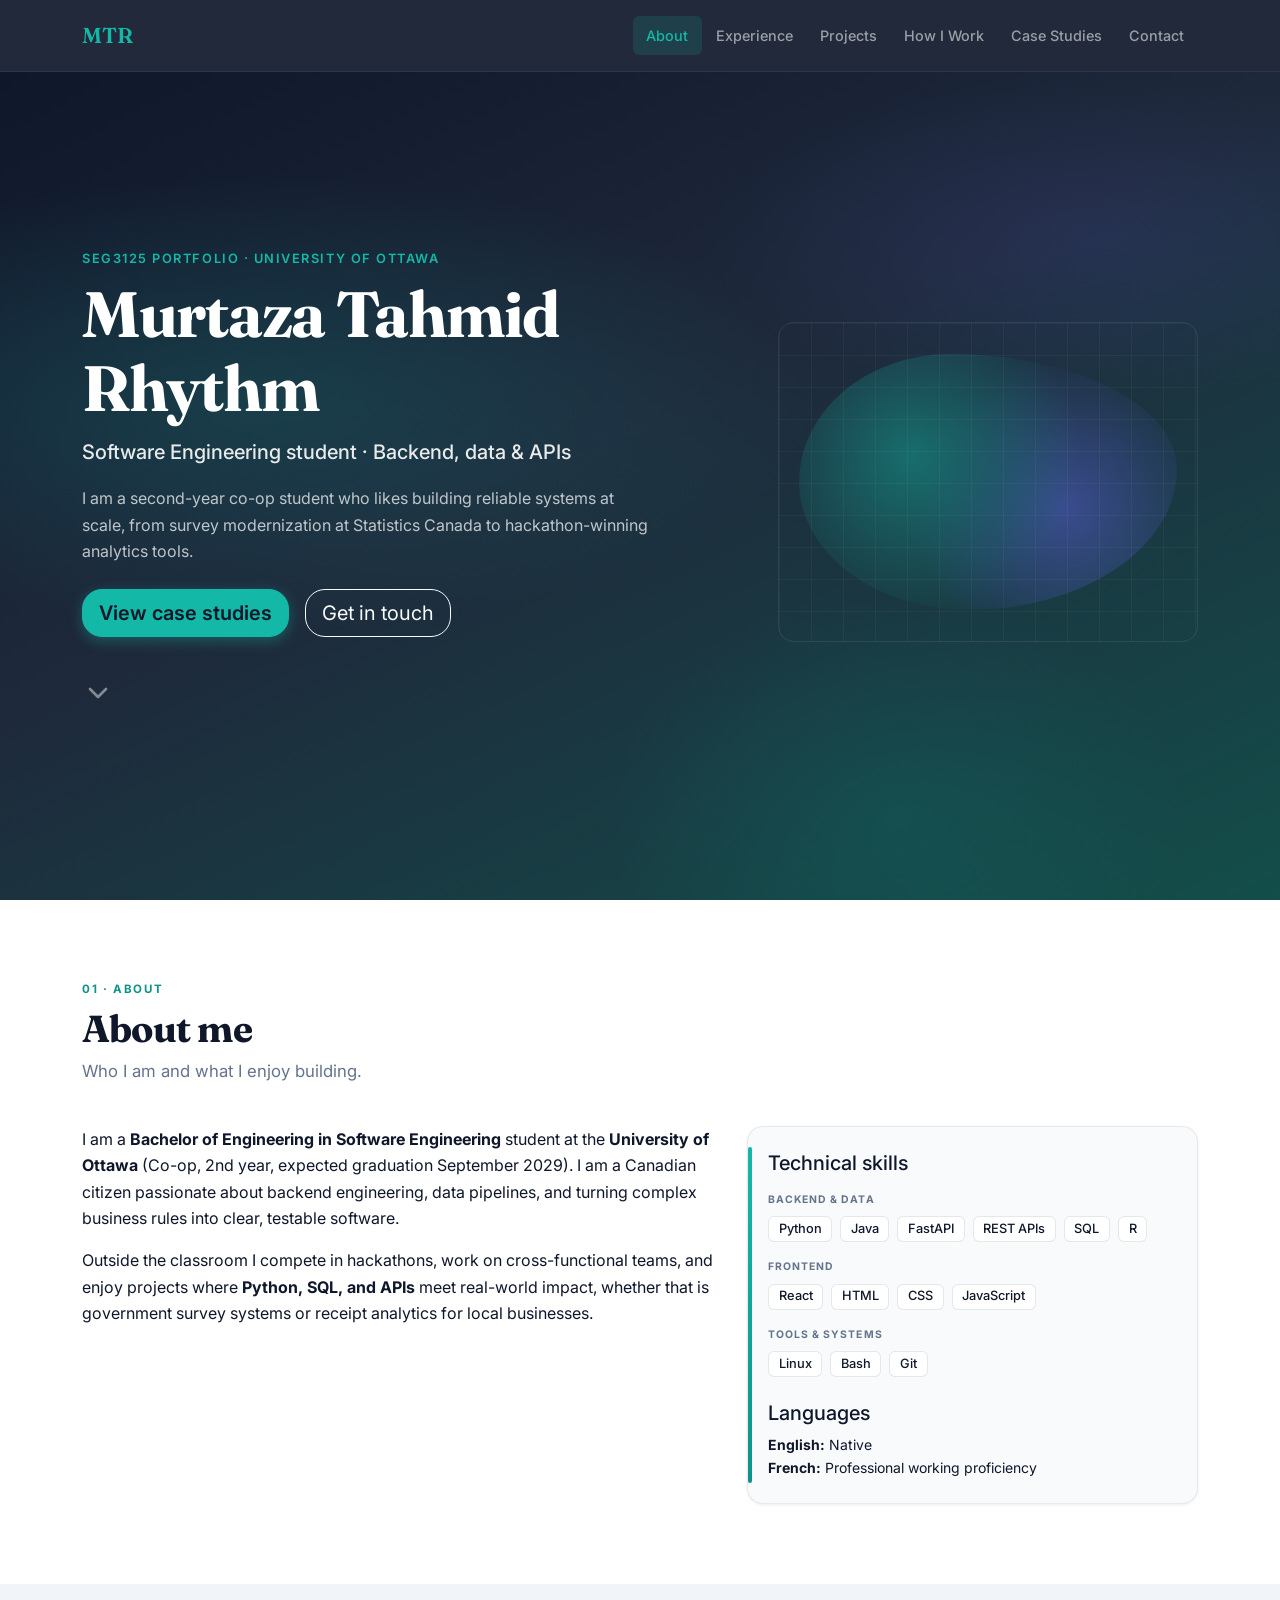
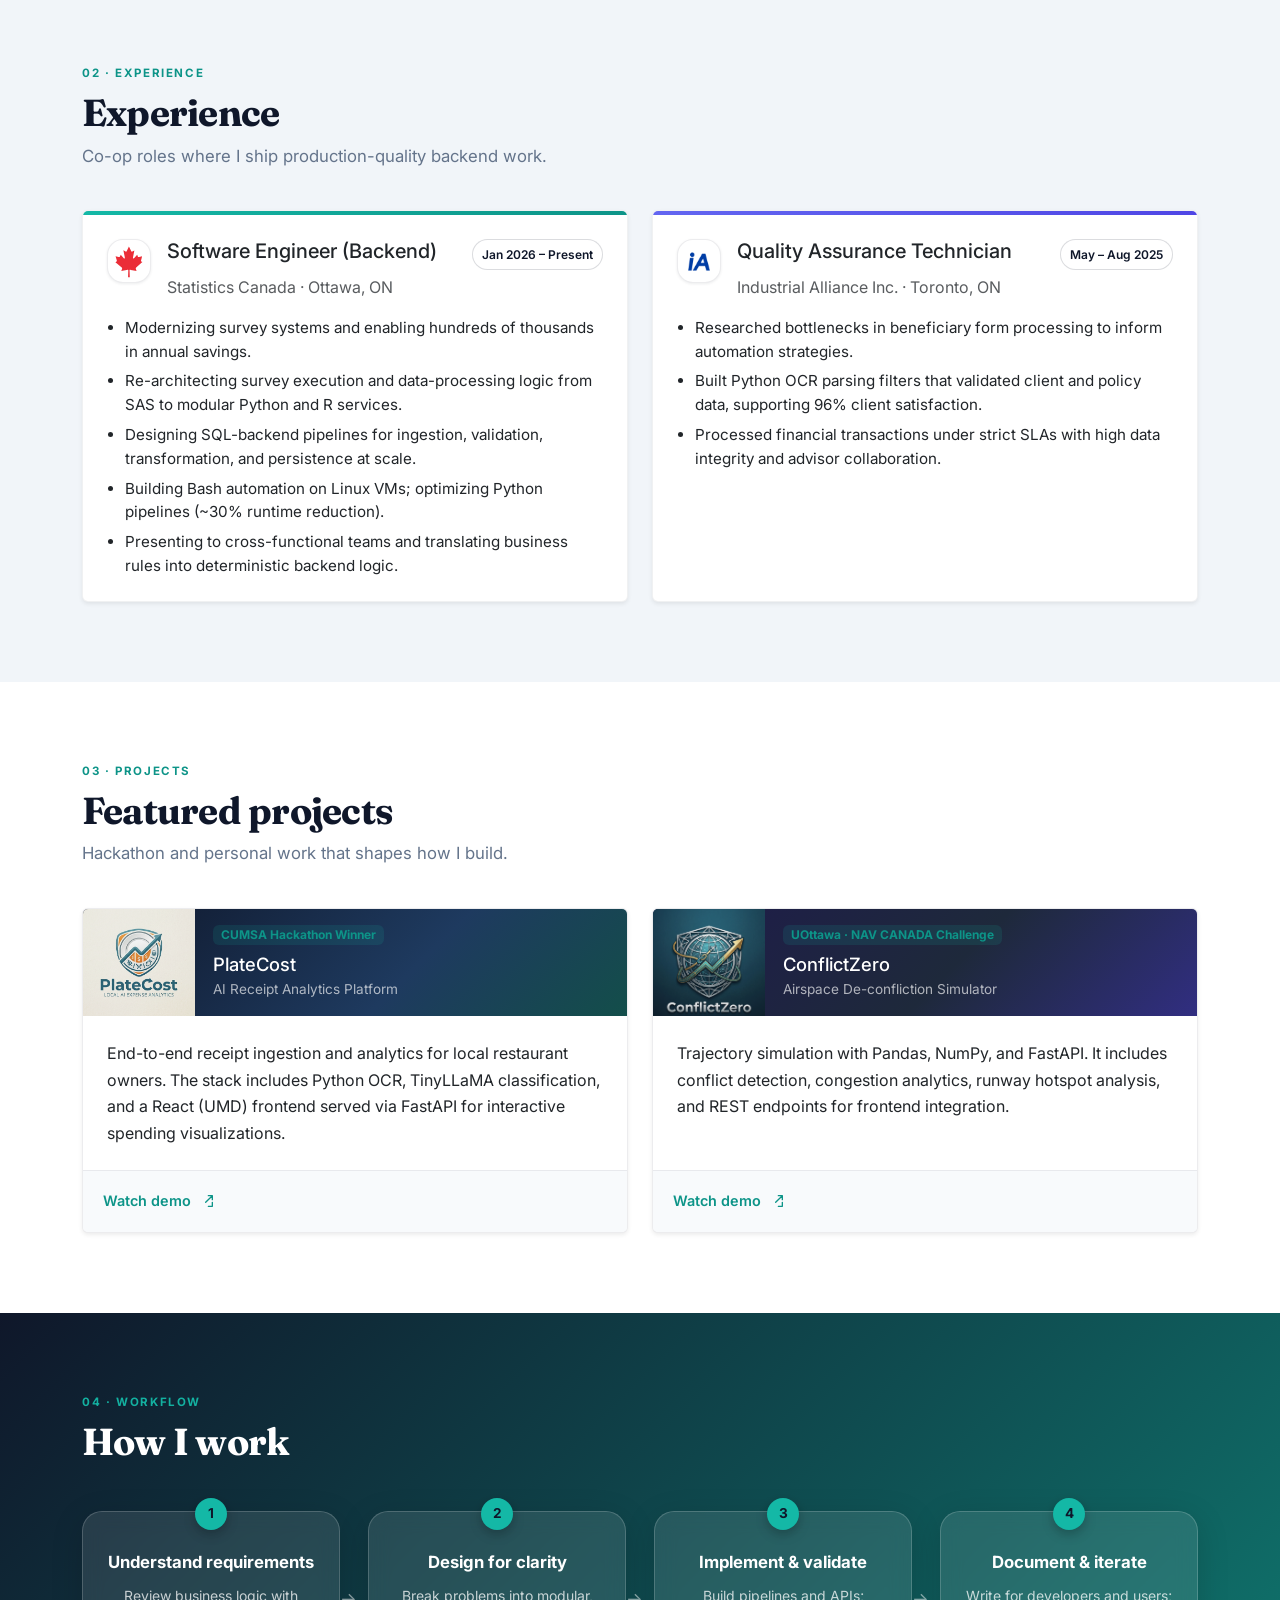
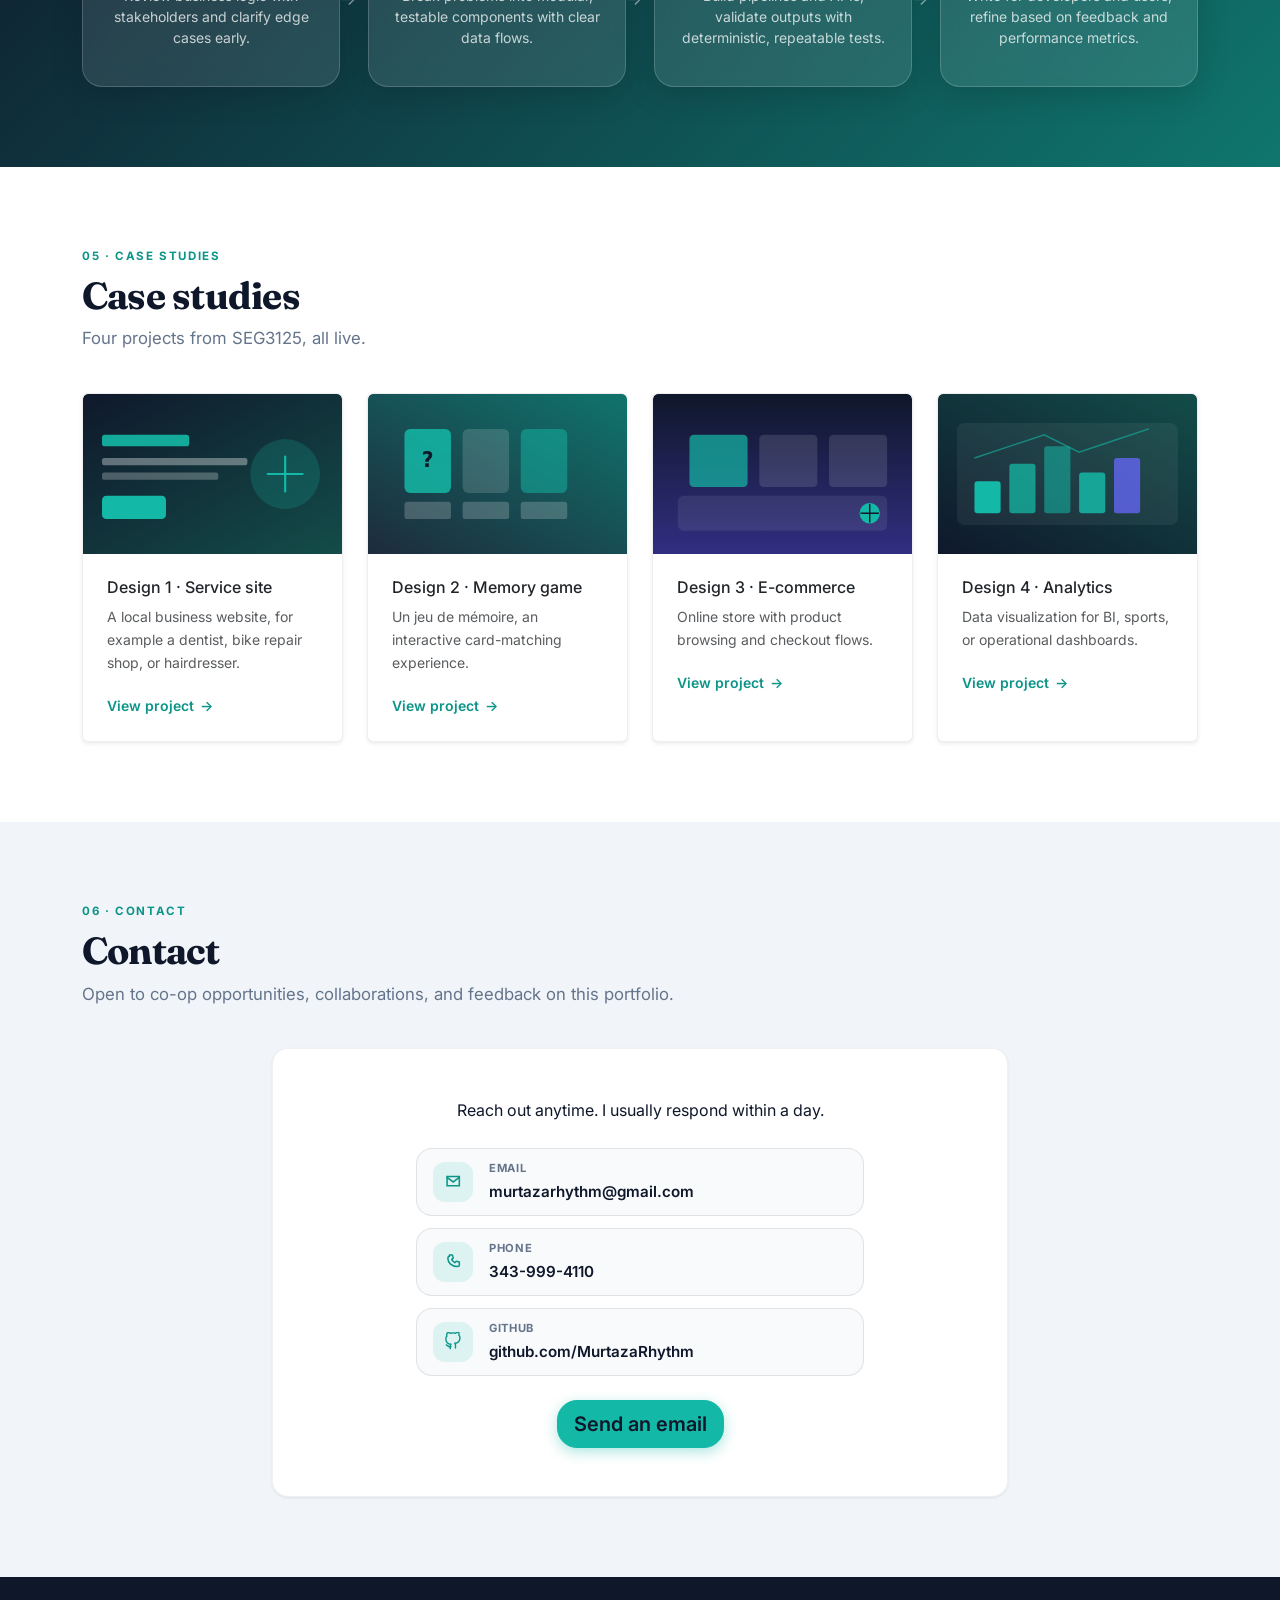
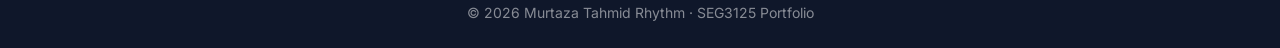
<file: index.html>
﻿<!DOCTYPE html>
<html lang="en">
<head>
  <meta charset="UTF-8">
  <meta name="viewport" content="width=device-width, initial-scale=1.0">
  <meta name="description" content="Portfolio of Murtaza Tahmid Rhythm, Software Engineering student at University of Ottawa.">
  <meta name="theme-color" content="#0f172a">
  <link rel="icon" type="image/svg+xml" href="data:image/svg+xml,%3Csvg xmlns=%27http://www.w3.org/2000/svg%27 viewBox=%270 0 64 64%27%3E%3Crect width=%2764%27 height=%2764%27 rx=%2712%27 fill=%27%230f172a%27/%3E%3Ctext x=%2732%27 y=%2740%27 text-anchor=%27middle%27 font-family=%27Inter,Arial,sans-serif%27 font-size=%2722%27 font-weight=%27700%27 fill=%27%2314b8a6%27%3EMTR%3C/text%3E%3C/svg%3E">
  <title>Murtaza Tahmid Rhythm | Portfolio</title>
  <link rel="preconnect" href="https://fonts.googleapis.com">
  <link rel="preconnect" href="https://fonts.gstatic.com" crossorigin>
  <link href="https://fonts.googleapis.com/css2?family=Fraunces:opsz,wght@9..144,500;9..144,700&family=Inter:wght@400;500;600;700&display=swap" rel="stylesheet">
  <link href="https://cdn.jsdelivr.net/npm/bootstrap@5.3.3/dist/css/bootstrap.min.css" rel="stylesheet" integrity="sha384-QWTKZyjpPEjISv5WaRU9OFeRpok6YctnYmDr5pNlyT2bRjXh0JMhjY6hW+ALEwIH" crossorigin="anonymous">
  <link rel="stylesheet" href="css/styles.css">
</head>
<body>
  <a class="skip-link" href="#main-content">Skip to main content</a>

  <header class="site-header">
    <nav class="navbar navbar-expand-lg navbar-dark fixed-top" aria-label="Primary">
      <div class="container">
        <a class="navbar-brand fw-semibold" href="#hero">MTR</a>
        <button class="navbar-toggler" type="button" data-bs-toggle="collapse" data-bs-target="#navbarNav" aria-controls="navbarNav" aria-expanded="false" aria-label="Toggle navigation">
          <span class="navbar-toggler-icon"></span>
        </button>
        <div class="collapse navbar-collapse" id="navbarNav">
          <ul class="navbar-nav ms-auto">
            <li class="nav-item"><a class="nav-link" href="#about" data-nav>About</a></li>
            <li class="nav-item"><a class="nav-link" href="#experience" data-nav>Experience</a></li>
            <li class="nav-item"><a class="nav-link" href="#projects" data-nav>Projects</a></li>
            <li class="nav-item"><a class="nav-link" href="#how-i-work" data-nav>How I Work</a></li>
            <li class="nav-item"><a class="nav-link" href="#case-studies" data-nav>Case Studies</a></li>
            <li class="nav-item"><a class="nav-link" href="#contact" data-nav>Contact</a></li>
          </ul>
        </div>
      </div>
    </nav>
  </header>

  <main id="main-content">
    <section id="hero" class="hero-section" aria-labelledby="hero-heading">
      <div class="hero-mesh" aria-hidden="true"></div>
      <div class="container">
        <div class="row align-items-center g-5">
          <div class="col-lg-7">
            <p class="hero-eyebrow mb-2">SEG3125 Portfolio · University of Ottawa</p>
            <h1 id="hero-heading" class="hero-title display-font">Murtaza Tahmid Rhythm</h1>
            <p class="hero-tagline lead">Software Engineering student · Backend, data &amp; APIs</p>
            <p class="hero-intro text-secondary-light mb-4">I am a second-year co-op student who likes building reliable systems at scale, from survey modernization at Statistics Canada to hackathon-winning analytics tools.</p>
            <div class="d-flex flex-wrap gap-3">
              <a href="#case-studies" class="btn btn-accent btn-lg">View case studies</a>
              <a href="#contact" class="btn btn-outline-light btn-lg">Get in touch</a>
            </div>
            <a href="#about" class="hero-scroll-cue" aria-label="Scroll to About section">
              <svg viewBox="0 0 24 24" fill="none" aria-hidden="true"><path d="M6 9l6 6 6-6" stroke="currentColor" stroke-width="2" stroke-linecap="round" stroke-linejoin="round"/></svg>
            </a>
          </div>
          <div class="col-lg-5">
            <div class="hero-visual" aria-hidden="true"><div class="hero-blob"></div><div class="hero-grid"></div></div>
          </div>
        </div>
      </div>
    </section>

    <section id="about" class="section section-light" aria-labelledby="about-heading">
      <div class="container">
        <div class="section-header reveal-ready">
          <p class="section-eyebrow">01 · About</p>
          <h2 id="about-heading" class="section-title display-font">About me</h2>
          <p class="section-lead">Who I am and what I enjoy building.</p>
        </div>
        <div class="row g-4 align-items-start">
          <div class="col-lg-7">
            <p class="prose-intro">I am a <strong>Bachelor of Engineering in Software Engineering</strong> student at the <strong>University of Ottawa</strong> (Co-op, 2nd year, expected graduation September 2029). I am a Canadian citizen passionate about backend engineering, data pipelines, and turning complex business rules into clear, testable software.</p>
            <p class="mb-0 prose-intro">Outside the classroom I compete in hackathons, work on cross-functional teams, and enjoy projects where <strong>Python, SQL, and APIs</strong> meet real-world impact, whether that is government survey systems or receipt analytics for local businesses.</p>
          </div>
          <div class="col-lg-5">
            <div class="about-card p-4 rounded-4 reveal-card">
              <h3 class="h5 mb-3">Technical skills</h3>
              <p class="skill-group-label">Backend & Data</p>
              <div class="d-flex flex-wrap gap-2 mb-3"><span class="badge skill-badge">Python</span><span class="badge skill-badge">Java</span><span class="badge skill-badge">FastAPI</span><span class="badge skill-badge">REST APIs</span><span class="badge skill-badge">SQL</span><span class="badge skill-badge">R</span></div>
              <p class="skill-group-label">Frontend</p>
              <div class="d-flex flex-wrap gap-2 mb-3"><span class="badge skill-badge">React</span><span class="badge skill-badge">HTML</span><span class="badge skill-badge">CSS</span><span class="badge skill-badge">JavaScript</span></div>
              <p class="skill-group-label">Tools & Systems</p>
              <div class="d-flex flex-wrap gap-2 mb-4"><span class="badge skill-badge">Linux</span><span class="badge skill-badge">Bash</span><span class="badge skill-badge">Git</span></div>
              <h3 class="h5 mb-2">Languages</h3>
              <ul class="list-unstyled mb-0 small"><li><strong>English:</strong> Native</li><li><strong>French:</strong> Professional working proficiency</li></ul>
            </div>
          </div>
        </div>
      </div>
    </section>

    <section id="experience" class="section section-muted" aria-labelledby="experience-heading">
      <div class="container">
        <div class="section-header reveal-ready"><p class="section-eyebrow">02 · Experience</p><h2 id="experience-heading" class="section-title display-font">Experience</h2><p class="section-lead">Co-op roles where I ship production-quality backend work.</p></div>
        <div class="row g-4">
          <div class="col-md-6"><article class="card experience-card h-100 border-0 shadow-sm reveal-card"><div class="experience-card-stripe experience-card-stripe--teal"></div><div class="card-body p-4"><div class="experience-card-head mb-3"><div class="experience-avatar"><img src="assets/statcan-logo.svg" alt="" width="44" height="44" class="experience-avatar-img"></div><div class="flex-grow-1"><div class="d-flex justify-content-between align-items-start flex-wrap gap-2 mb-1"><h3 class="h5 card-title mb-0">Software Engineer (Backend)</h3><span class="date-pill">Jan 2026 – Present</span></div><p class="text-muted mb-0">Statistics Canada · Ottawa, ON</p></div></div><ul class="experience-bullets"><li>Modernizing survey systems and enabling hundreds of thousands in annual savings.</li><li>Re-architecting survey execution and data-processing logic from SAS to modular Python and R services.</li><li>Designing SQL-backend pipelines for ingestion, validation, transformation, and persistence at scale.</li><li>Building Bash automation on Linux VMs; optimizing Python pipelines (~30% runtime reduction).</li><li>Presenting to cross-functional teams and translating business rules into deterministic backend logic.</li></ul></div></article></div>
          <div class="col-md-6"><article class="card experience-card h-100 border-0 shadow-sm reveal-card"><div class="experience-card-stripe experience-card-stripe--indigo"></div><div class="card-body p-4"><div class="experience-card-head mb-3"><div class="experience-avatar"><img src="assets/ia-logo.png" alt="" width="44" height="44" class="experience-avatar-img"></div><div class="flex-grow-1"><div class="d-flex justify-content-between align-items-start flex-wrap gap-2 mb-1"><h3 class="h5 card-title mb-0">Quality Assurance Technician</h3><span class="date-pill">May – Aug 2025</span></div><p class="text-muted mb-0">Industrial Alliance Inc. · Toronto, ON</p></div></div><ul class="experience-bullets"><li>Researched bottlenecks in beneficiary form processing to inform automation strategies.</li><li>Built Python OCR parsing filters that validated client and policy data, supporting 96% client satisfaction.</li><li>Processed financial transactions under strict SLAs with high data integrity and advisor collaboration.</li></ul></div></article></div>
        </div>
      </div>
    </section>

    <section id="projects" class="section section-light" aria-labelledby="projects-heading">
      <div class="container">
        <div class="section-header reveal-ready"><p class="section-eyebrow">03 · Projects</p><h2 id="projects-heading" class="section-title display-font">Featured projects</h2><p class="section-lead">Hackathon and personal work that shapes how I build.</p></div>
        <div class="row g-4">
          <div class="col-md-6"><article class="card project-card h-100 border-0 shadow-sm reveal-card"><div class="project-card-header"><img src="assets\plateCost.png" class="project-card-header-thumb" alt="" aria-hidden="true"><div class="project-card-header-body"><span class="badge bg-accent-subtle text-accent mb-2">CUMSA Hackathon Winner</span><h3 class="h5 card-title">PlateCost</h3><p class="text-muted mb-0">AI Receipt Analytics Platform</p></div></div><div class="card-body p-4"><p class="mb-0">End-to-end receipt ingestion and analytics for local restaurant owners. The stack includes Python OCR, TinyLLaMA classification, and a React (UMD) frontend served via FastAPI for interactive spending visualizations.</p></div><div class="project-card-footer"><a href="https://www.linkedin.com/posts/murtaza-tahmid-rhythm-6706642a3_hackathon-carleton-aiprojects-ugcPost-7423894973349011456-GOyx/" class="demo-link" target="_blank" rel="noopener noreferrer">Watch demo <svg viewBox="0 0 24 24" width="16" height="16" fill="none" aria-hidden="true"><path d="M14 4h6v6M10 14L20 4M20 14v6h-6" stroke="currentColor" stroke-width="2" stroke-linecap="round" stroke-linejoin="round"/></svg></a></div></article></div>
          <div class="col-md-6"><article class="card project-card h-100 border-0 shadow-sm reveal-card"><div class="project-card-header project-card-header--air"><img src="assets\ConflictZero.png" class="project-card-header-thumb" alt="" aria-hidden="true"><div class="project-card-header-body"><span class="badge bg-accent-subtle text-accent mb-2">UOttawa · NAV CANADA Challenge</span><h3 class="h5 card-title">ConflictZero</h3><p class="text-muted mb-0">Airspace De-confliction Simulator</p></div></div><div class="card-body p-4"><p class="mb-0">Trajectory simulation with Pandas, NumPy, and FastAPI. It includes conflict detection, congestion analytics, runway hotspot analysis, and REST endpoints for frontend integration.</p></div><div class="project-card-footer"><a href="https://www.linkedin.com/posts/murtaza-tahmid-rhythm-6706642a3_uottahack-hackathon-navcanada-ugcPost-7418879579777396736-XaDW/" class="demo-link" target="_blank" rel="noopener noreferrer">Watch demo <svg viewBox="0 0 24 24" width="16" height="16" fill="none" aria-hidden="true"><path d="M14 4h6v6M10 14L20 4M20 14v6h-6" stroke="currentColor" stroke-width="2" stroke-linecap="round" stroke-linejoin="round"/></svg></a></div></article></div>
        </div>
      </div>
    </section>

    <section id="how-i-work" class="section section-accent" aria-labelledby="how-i-work-heading">
      <div class="container">
        <div class="section-header mb-4 mb-lg-5 reveal-ready"><p class="section-eyebrow">04 · Workflow</p><h2 id="how-i-work-heading" class="section-title display-font text-white mb-0">How I work</h2></div>
        <ol class="workflow-chart" aria-label="My workflow">
          <li class="workflow-step reveal-card"><div class="workflow-step-card"><span class="workflow-num" aria-hidden="true">1</span><strong>Understand requirements</strong><p>Review business logic with stakeholders and clarify edge cases early.</p></div></li>
          <li class="workflow-step reveal-card"><div class="workflow-step-card"><span class="workflow-num" aria-hidden="true">2</span><strong>Design for clarity</strong><p>Break problems into modular, testable components with clear data flows.</p></div></li>
          <li class="workflow-step reveal-card"><div class="workflow-step-card"><span class="workflow-num" aria-hidden="true">3</span><strong>Implement &amp; validate</strong><p>Build pipelines and APIs; validate outputs with deterministic, repeatable tests.</p></div></li>
          <li class="workflow-step reveal-card"><div class="workflow-step-card"><span class="workflow-num" aria-hidden="true">4</span><strong>Document &amp; iterate</strong><p>Write for developers and users; refine based on feedback and performance metrics.</p></div></li>
        </ol>
      </div>
    </section>

    <section id="case-studies" class="section section-light" aria-labelledby="case-studies-heading">
      <div class="container">
        <div class="section-header reveal-ready"><p class="section-eyebrow">05 · Case Studies</p><h2 id="case-studies-heading" class="section-title display-font">Case studies</h2><p class="section-lead">Four projects from SEG3125, all live.</p></div>
        <div class="row g-4">
          <div class="col-md-6 col-lg-3"><a href="https://murtazarhythm.github.io/Assignment2SEG3125/" class="case-card-link" target="_blank" rel="noopener noreferrer" aria-label="Design 1 Service site case study, view project (opens in new tab)"><article class="card case-card h-100 border-0 shadow-sm reveal-card"><img src="assets/case-service.svg" class="card-img-top case-img" alt="Placeholder illustration for a local service business website" width="400" height="220"><div class="card-body p-4"><h3 class="h6 card-title">Design 1 · Service site</h3><p class="small text-muted mb-3">A local business website, for example a dentist, bike repair shop, or hairdresser.</p><div class="case-card-footer">View project <span aria-hidden="true">→</span></div></div></article></a></div>
          <div class="col-md-6 col-lg-3"><a href="https://murtazarhythm.github.io/Memory-Game/" class="case-card-link" target="_blank" rel="noopener noreferrer" aria-label="Design 2 Memory game case study, view project (opens in new tab)"><article class="card case-card h-100 border-0 shadow-sm reveal-card"><img src="assets/case-memory.svg" class="card-img-top case-img" alt="Placeholder illustration for a memory card game" width="400" height="220"><div class="card-body p-4"><h3 class="h6 card-title">Design 2 · Memory game</h3><p class="small text-muted mb-3">Un jeu de mémoire, an interactive card-matching experience.</p><div class="case-card-footer">View project <span aria-hidden="true">→</span></div></div></article></a></div>
          <div class="col-md-6 col-lg-3"><a href="https://murtazarhythm.github.io/E-commerce-Site/#/" class="case-card-link" target="_blank" rel="noopener noreferrer" aria-label="Design 3 E-commerce case study, view project (opens in new tab)"><article class="card case-card h-100 border-0 shadow-sm reveal-card"><img src="assets/case-ecommerce.svg" class="card-img-top case-img" alt="Placeholder illustration for an e-commerce storefront" width="400" height="220"><div class="card-body p-4"><h3 class="h6 card-title">Design 3 · E-commerce</h3><p class="small text-muted mb-3">Online store with product browsing and checkout flows.</p><div class="case-card-footer">View project <span aria-hidden="true">→</span></div></div></article></a></div>
          <div class="col-md-6 col-lg-3"><a href="https://murtazarhythm.github.io/SEG3125-Assignment-5/" class="case-card-link" target="_blank" rel="noopener noreferrer" aria-label="Design 4 Analytics case study, view project (opens in new tab)"><article class="card case-card h-100 border-0 shadow-sm reveal-card"><img src="assets/case-analytics.svg" class="card-img-top case-img" alt="Placeholder illustration for a data analytics dashboard" width="400" height="220"><div class="card-body p-4"><h3 class="h6 card-title">Design 4 · Analytics</h3><p class="small text-muted mb-3">Data visualization for BI, sports, or operational dashboards.</p><div class="case-card-footer">View project <span aria-hidden="true">→</span></div></div></article></a></div>
        </div>
      </div>
    </section>

    <section id="contact" class="section section-muted" aria-labelledby="contact-heading">
      <div class="container">
        <div class="section-header reveal-ready"><p class="section-eyebrow">06 · Contact</p><h2 id="contact-heading" class="section-title display-font">Contact</h2><p class="section-lead">Open to co-op opportunities, collaborations, and feedback on this portfolio.</p></div>
        <div class="row justify-content-center"><div class="col-lg-8"><div class="contact-card p-4 p-md-5 rounded-4 text-center reveal-card"><p class="mb-4">Reach out anytime. I usually respond within a day.</p><div class="contact-chips mb-4"><a class="contact-chip" href="mailto:murtazarhythm@gmail.com"><span class="contact-chip-icon" aria-hidden="true"><svg viewBox="0 0 24 24" fill="none"><path d="M4 6h16v12H4z" stroke="currentColor" stroke-width="2"/><path d="M4 7l8 6 8-6" stroke="currentColor" stroke-width="2" stroke-linecap="round"/></svg></span><span class="contact-chip-text"><span class="contact-chip-label">Email</span><span class="contact-chip-value">murtazarhythm@gmail.com</span></span></a><a class="contact-chip" href="tel:+13439994110"><span class="contact-chip-icon" aria-hidden="true"><svg viewBox="0 0 24 24" fill="none"><path d="M7 4h4l1 4-2 2a14 14 0 0 0 4 4l2-2 4 1v4c0 1-1 2-2 2C10 19 5 14 5 8c0-1 1-2 2-2z" stroke="currentColor" stroke-width="2" stroke-linejoin="round"/></svg></span><span class="contact-chip-text"><span class="contact-chip-label">Phone</span><span class="contact-chip-value">343-999-4110</span></span></a><a class="contact-chip" href="https://github.com/MurtazaRhythm" target="_blank" rel="noopener noreferrer"><span class="contact-chip-icon" aria-hidden="true"><svg viewBox="0 0 24 24" fill="none"><path d="M9 19c-4 1.5-4-2-6-2m12 4v-3.5a3.5 3.5 0 0 0-1-2.8c3.3-.4 6.8-1.6 6.8-7a5.4 5.4 0 0 0-1.5-3.8 5 5 0 0 0-.1-3.8s-1.2-.4-4 1.5a14 14 0 0 0-7.2 0C5.2.1 4 1.5 4 1.5a5 5 0 0 0-.1 3.8A5.4 5.4 0 0 0 2.4 9c0 5.4 3.5 6.6 6.8 7a3.5 3.5 0 0 0-1 2.8V22" stroke="currentColor" stroke-width="1.8" stroke-linecap="round" stroke-linejoin="round"/></svg></span><span class="contact-chip-text"><span class="contact-chip-label">GitHub</span><span class="contact-chip-value">github.com/MurtazaRhythm</span></span></a></div><a href="mailto:murtazarhythm@gmail.com" class="btn btn-accent btn-lg">Send an email</a></div></div></div>
      </div>
    </section>
  </main>

  <footer class="site-footer py-4">
    <div class="container text-center small text-muted"><p class="mb-0">&copy; <span id="year"></span> Murtaza Tahmid Rhythm · SEG3125 Portfolio</p></div>
  </footer>

  <script src="https://cdn.jsdelivr.net/npm/bootstrap@5.3.3/dist/js/bootstrap.bundle.min.js" integrity="sha384-YvpcrYf0tY3lHB60NNkmXc5s9fDVZLESaAA55NDzOxhy9GkcIdslK1eN7N6jIeHz" crossorigin="anonymous"></script>
  <script src="js/main.js"></script>
</body>
</html>
</file>
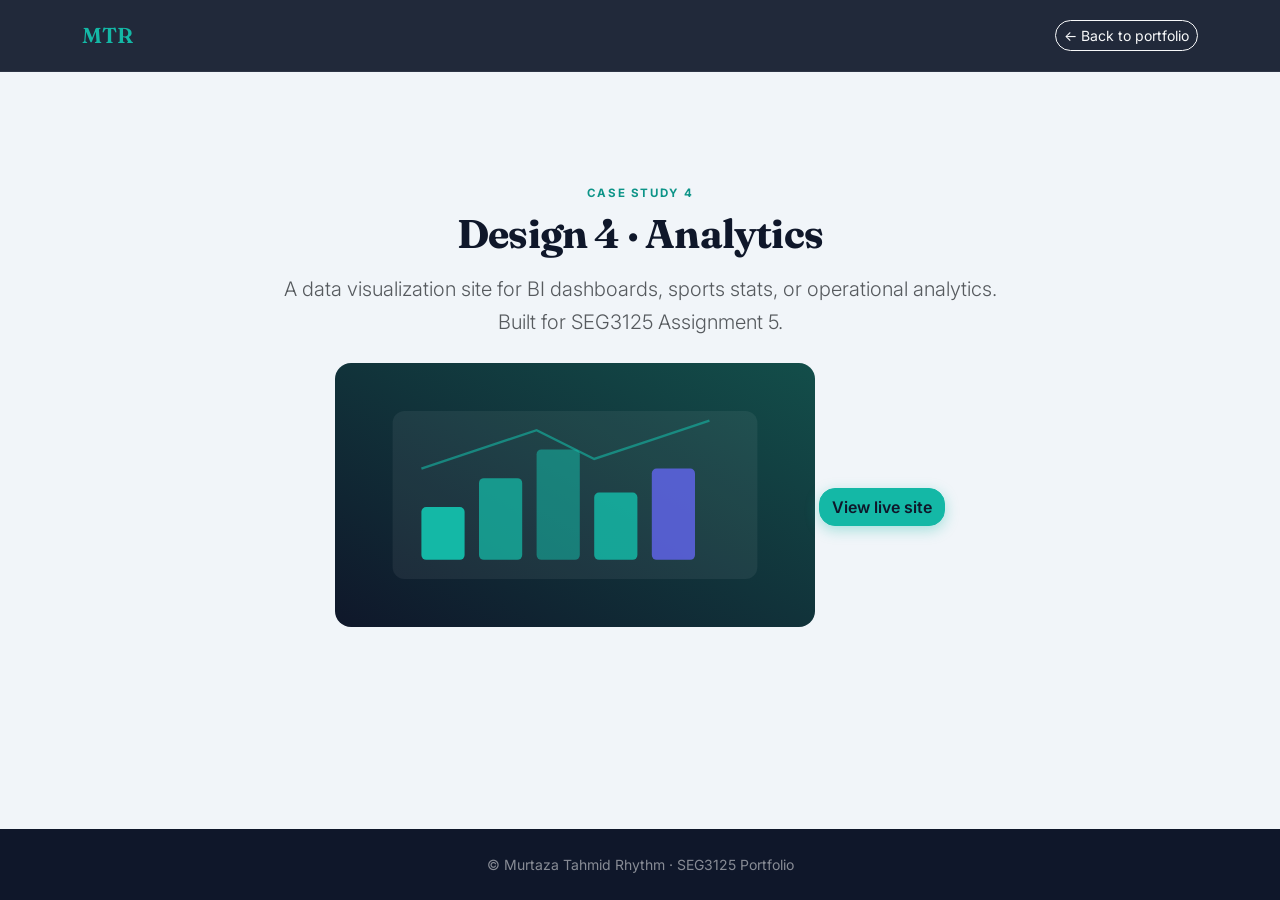
<file: case-studies/analytics.html>
<!DOCTYPE html>
<html lang="en">
<head>
  <meta charset="UTF-8">
  <meta name="viewport" content="width=device-width, initial-scale=1.0">
  <meta name="theme-color" content="#0f172a">
  <link rel="icon" type="image/svg+xml" href="data:image/svg+xml,%3Csvg xmlns=%27http://www.w3.org/2000/svg%27 viewBox=%270 0 64 64%27%3E%3Crect width=%2764%27 height=%2764%27 rx=%2712%27 fill=%27%230f172a%27/%3E%3Ctext x=%2732%27 y=%2740%27 text-anchor=%27middle%27 font-family=%27Inter,Arial,sans-serif%27 font-size=%2722%27 font-weight=%27700%27 fill=%27%2314b8a6%27%3EMTR%3C/text%3E%3C/svg%3E">
  <title>Design 4 · Analytics | Murtaza Tahmid Rhythm</title>
  <link rel="preconnect" href="https://fonts.googleapis.com">
  <link rel="preconnect" href="https://fonts.gstatic.com" crossorigin>
  <link href="https://fonts.googleapis.com/css2?family=Fraunces:opsz,wght@9..144,700&family=Inter:wght@400;600&display=swap" rel="stylesheet">
  <link href="https://cdn.jsdelivr.net/npm/bootstrap@5.3.3/dist/css/bootstrap.min.css" rel="stylesheet" integrity="sha384-QWTKZyjpPEjISv5WaRU9OFeRpok6YctnYmDr5pNlyT2bRjXh0JMhjY6hW+ALEwIH" crossorigin="anonymous">
  <link rel="stylesheet" href="../css/styles.css">
</head>
<body class="page-case-study">
  <header class="site-header">
    <nav class="navbar navbar-expand-lg navbar-dark" aria-label="Primary">
      <div class="container">
        <a class="navbar-brand fw-semibold" href="../index.html">MTR</a>
        <a href="../index.html#case-studies" class="btn btn-sm btn-outline-light ms-auto">← Back to portfolio</a>
      </div>
    </nav>
  </header>

  <main class="case-study-hero">
    <div class="container py-5">
      <div class="row justify-content-center">
        <div class="col-lg-8 text-center">
          <p class="section-eyebrow">Case Study 4</p>
          <h1 class="display-font mb-3">Design 4 · Analytics</h1>
          <p class="lead text-muted mb-4">
            A data visualization site for BI dashboards, sports stats, or operational analytics.
            Built for SEG3125 Assignment 5.
          </p>
          <img src="../assets/case-analytics.svg" alt="" class="img-fluid rounded-4 mb-4" width="480">
          <a href="https://murtazarhythm.github.io/SEG3125-Assignment-5/" class="btn btn-accent" target="_blank" rel="noopener noreferrer">View live site</a>
        </div>
      </div>
    </div>
  </main>

  <footer class="site-footer py-4 mt-auto">
    <div class="container text-center small">
      <p class="mb-0 text-muted">&copy; Murtaza Tahmid Rhythm · SEG3125 Portfolio</p>
    </div>
  </footer>
</body>
</html>
</file>
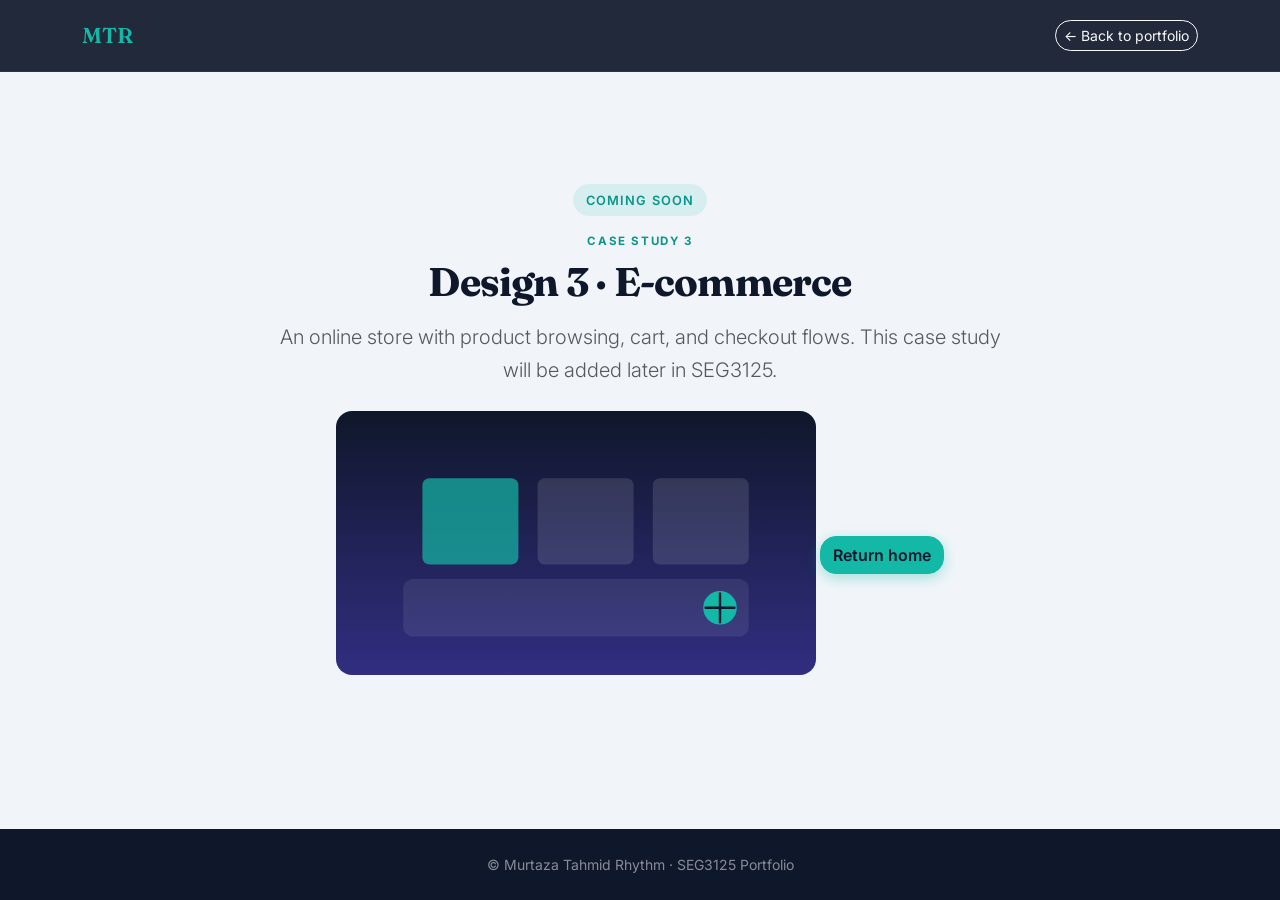
<file: case-studies/ecommerce.html>
<!DOCTYPE html>
<html lang="en">
<head>
  <meta charset="UTF-8">
  <meta name="viewport" content="width=device-width, initial-scale=1.0">
  <meta name="theme-color" content="#0f172a">
  <link rel="icon" type="image/svg+xml" href="data:image/svg+xml,%3Csvg xmlns=%27http://www.w3.org/2000/svg%27 viewBox=%270 0 64 64%27%3E%3Crect width=%2764%27 height=%2764%27 rx=%2712%27 fill=%27%230f172a%27/%3E%3Ctext x=%2732%27 y=%2740%27 text-anchor=%27middle%27 font-family=%27Inter,Arial,sans-serif%27 font-size=%2722%27 font-weight=%27700%27 fill=%27%2314b8a6%27%3EMTR%3C/text%3E%3C/svg%3E">
  <title>Design 3 · E-commerce | Murtaza Tahmid Rhythm</title>
  <link rel="preconnect" href="https://fonts.googleapis.com">
  <link rel="preconnect" href="https://fonts.gstatic.com" crossorigin>
  <link href="https://fonts.googleapis.com/css2?family=Fraunces:opsz,wght@9..144,700&family=Inter:wght@400;600&display=swap" rel="stylesheet">
  <link href="https://cdn.jsdelivr.net/npm/bootstrap@5.3.3/dist/css/bootstrap.min.css" rel="stylesheet" integrity="sha384-QWTKZyjpPEjISv5WaRU9OFeRpok6YctnYmDr5pNlyT2bRjXh0JMhjY6hW+ALEwIH" crossorigin="anonymous">
  <link rel="stylesheet" href="../css/styles.css">
</head>
<body class="page-case-study">
  <header class="site-header">
    <nav class="navbar navbar-expand-lg navbar-dark" aria-label="Primary">
      <div class="container">
        <a class="navbar-brand fw-semibold" href="../index.html">MTR</a>
        <a href="../index.html#case-studies" class="btn btn-sm btn-outline-light ms-auto">← Back to portfolio</a>
      </div>
    </nav>
  </header>

  <main class="case-study-hero">
    <div class="container py-5">
      <div class="row justify-content-center">
        <div class="col-lg-8 text-center">
          <span class="coming-soon-badge">Coming soon</span>
          <p class="section-eyebrow">Case Study 3</p>
          <h1 class="display-font mb-3">Design 3 · E-commerce</h1>
          <p class="lead text-muted mb-4">
            An online store with product browsing, cart, and checkout flows.
            This case study will be added later in SEG3125.
          </p>
          <img src="../assets/case-ecommerce.svg" alt="" class="img-fluid rounded-4 mb-4" width="480">
          <a href="../index.html" class="btn btn-accent">Return home</a>
        </div>
      </div>
    </div>
  </main>

  <footer class="site-footer py-4 mt-auto">
    <div class="container text-center small">
      <p class="mb-0 text-muted">&copy; Murtaza Tahmid Rhythm · SEG3125 Portfolio</p>
    </div>
  </footer>
</body>
</html>
</file>
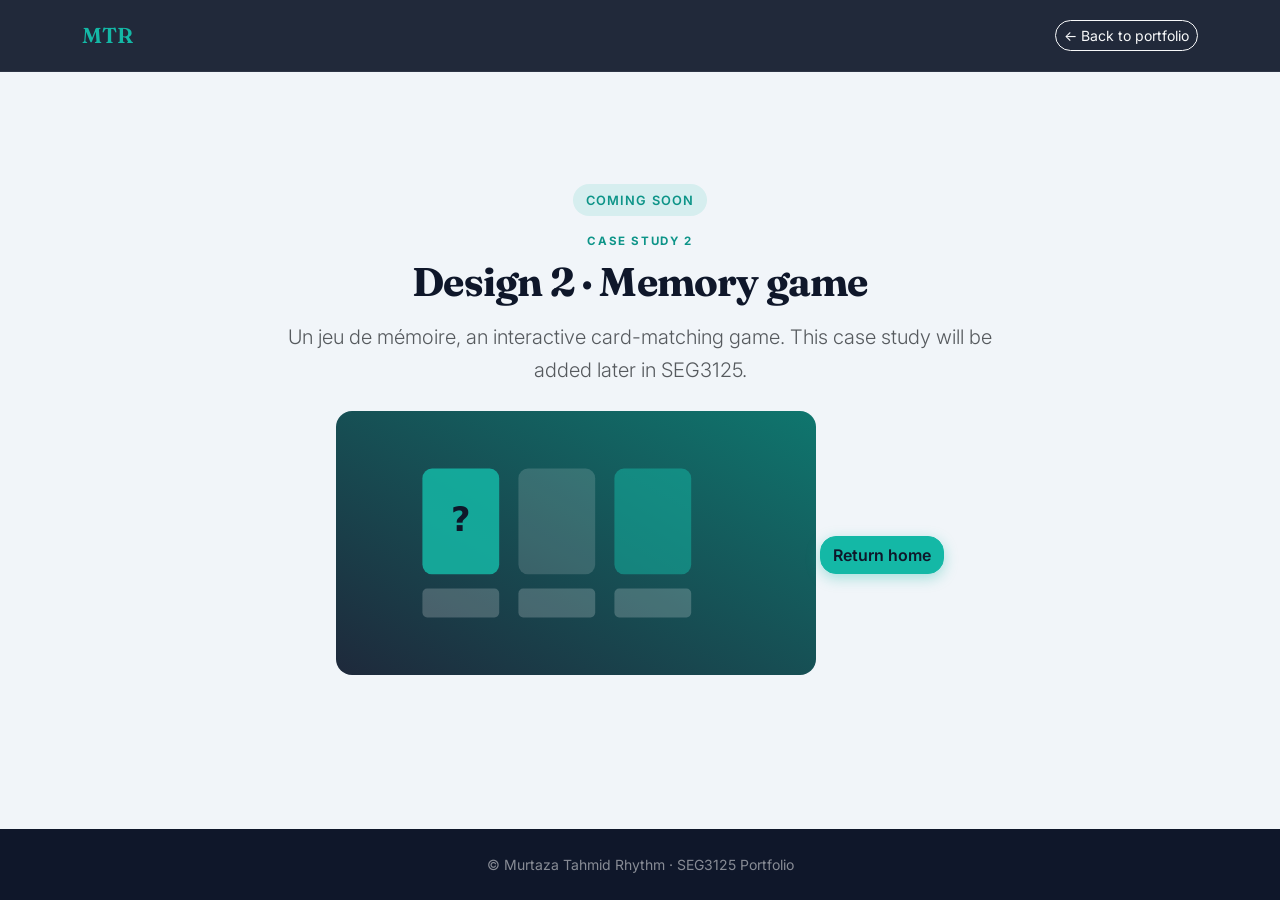
<file: case-studies/memory-game.html>
<!DOCTYPE html>
<html lang="en">
<head>
  <meta charset="UTF-8">
  <meta name="viewport" content="width=device-width, initial-scale=1.0">
  <meta name="theme-color" content="#0f172a">
  <link rel="icon" type="image/svg+xml" href="data:image/svg+xml,%3Csvg xmlns=%27http://www.w3.org/2000/svg%27 viewBox=%270 0 64 64%27%3E%3Crect width=%2764%27 height=%2764%27 rx=%2712%27 fill=%27%230f172a%27/%3E%3Ctext x=%2732%27 y=%2740%27 text-anchor=%27middle%27 font-family=%27Inter,Arial,sans-serif%27 font-size=%2722%27 font-weight=%27700%27 fill=%27%2314b8a6%27%3EMTR%3C/text%3E%3C/svg%3E">
  <title>Design 2 · Memory Game | Murtaza Tahmid Rhythm</title>
  <link rel="preconnect" href="https://fonts.googleapis.com">
  <link rel="preconnect" href="https://fonts.gstatic.com" crossorigin>
  <link href="https://fonts.googleapis.com/css2?family=Fraunces:opsz,wght@9..144,700&family=Inter:wght@400;600&display=swap" rel="stylesheet">
  <link href="https://cdn.jsdelivr.net/npm/bootstrap@5.3.3/dist/css/bootstrap.min.css" rel="stylesheet" integrity="sha384-QWTKZyjpPEjISv5WaRU9OFeRpok6YctnYmDr5pNlyT2bRjXh0JMhjY6hW+ALEwIH" crossorigin="anonymous">
  <link rel="stylesheet" href="../css/styles.css">
</head>
<body class="page-case-study">
  <header class="site-header">
    <nav class="navbar navbar-expand-lg navbar-dark" aria-label="Primary">
      <div class="container">
        <a class="navbar-brand fw-semibold" href="../index.html">MTR</a>
        <a href="../index.html#case-studies" class="btn btn-sm btn-outline-light ms-auto">← Back to portfolio</a>
      </div>
    </nav>
  </header>

  <main class="case-study-hero">
    <div class="container py-5">
      <div class="row justify-content-center">
        <div class="col-lg-8 text-center">
          <span class="coming-soon-badge">Coming soon</span>
          <p class="section-eyebrow">Case Study 2</p>
          <h1 class="display-font mb-3">Design 2 · Memory game</h1>
          <p class="lead text-muted mb-4">
            Un jeu de mémoire, an interactive card-matching game.
            This case study will be added later in SEG3125.
          </p>
          <img src="../assets/case-memory.svg" alt="" class="img-fluid rounded-4 mb-4" width="480">
          <a href="../index.html" class="btn btn-accent">Return home</a>
        </div>
      </div>
    </div>
  </main>

  <footer class="site-footer py-4 mt-auto">
    <div class="container text-center small">
      <p class="mb-0 text-muted">&copy; Murtaza Tahmid Rhythm · SEG3125 Portfolio</p>
    </div>
  </footer>
</body>
</html>
</file>
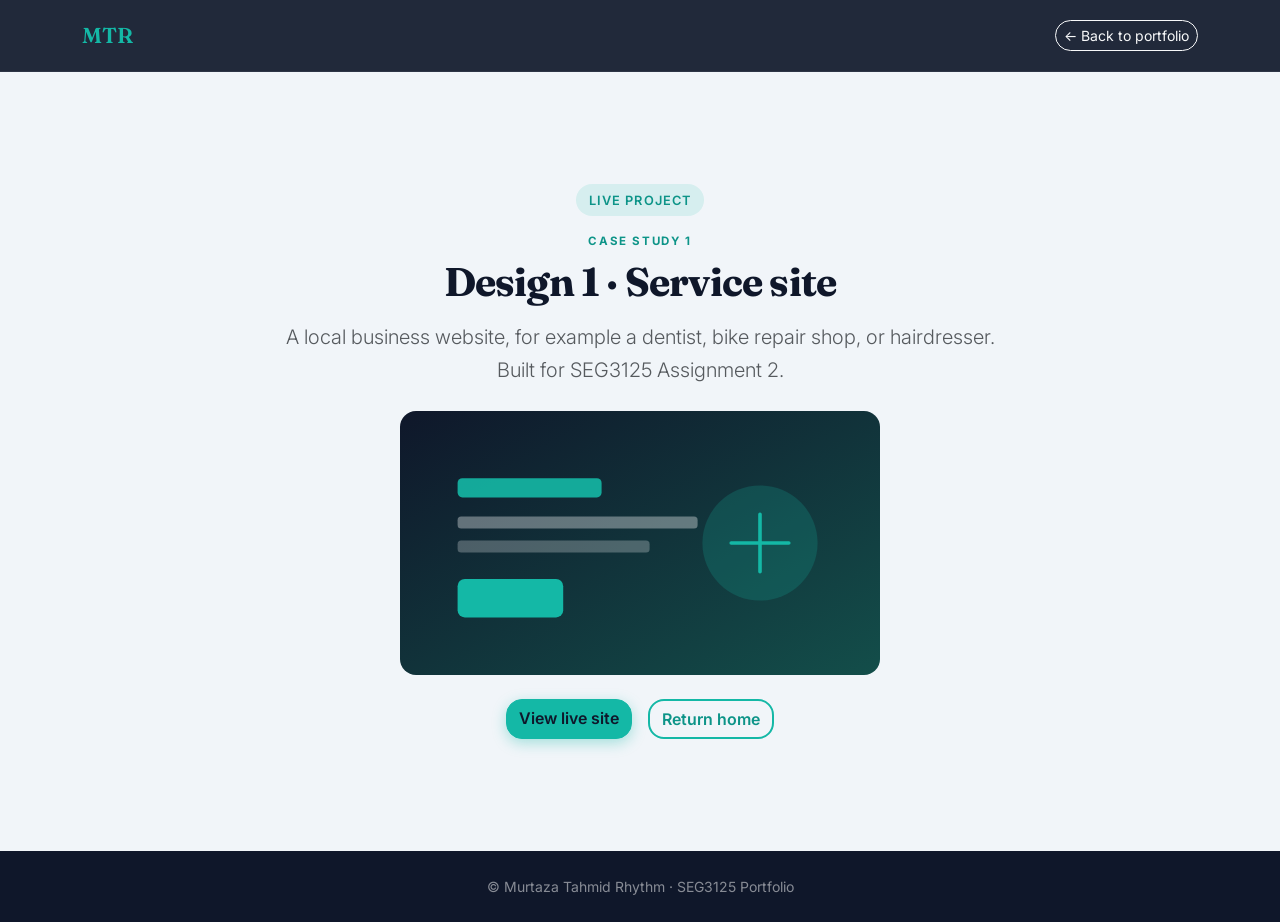
<file: case-studies/service-site.html>
<!DOCTYPE html>
<html lang="en">
<head>
  <meta charset="UTF-8">
  <meta name="viewport" content="width=device-width, initial-scale=1.0">
  <meta name="theme-color" content="#0f172a">
  <link rel="icon" type="image/svg+xml" href="data:image/svg+xml,%3Csvg xmlns=%27http://www.w3.org/2000/svg%27 viewBox=%270 0 64 64%27%3E%3Crect width=%2764%27 height=%2764%27 rx=%2712%27 fill=%27%230f172a%27/%3E%3Ctext x=%2732%27 y=%2740%27 text-anchor=%27middle%27 font-family=%27Inter,Arial,sans-serif%27 font-size=%2722%27 font-weight=%27700%27 fill=%27%2314b8a6%27%3EMTR%3C/text%3E%3C/svg%3E">
  <title>Design 1 · Service Site | Murtaza Tahmid Rhythm</title>
  <link rel="preconnect" href="https://fonts.googleapis.com">
  <link rel="preconnect" href="https://fonts.gstatic.com" crossorigin>
  <link href="https://fonts.googleapis.com/css2?family=Fraunces:opsz,wght@9..144,700&family=Inter:wght@400;600&display=swap" rel="stylesheet">
  <link href="https://cdn.jsdelivr.net/npm/bootstrap@5.3.3/dist/css/bootstrap.min.css" rel="stylesheet" integrity="sha384-QWTKZyjpPEjISv5WaRU9OFeRpok6YctnYmDr5pNlyT2bRjXh0JMhjY6hW+ALEwIH" crossorigin="anonymous">
  <link rel="stylesheet" href="../css/styles.css">
</head>
<body class="page-case-study">
  <header class="site-header">
    <nav class="navbar navbar-expand-lg navbar-dark" aria-label="Primary">
      <div class="container">
        <a class="navbar-brand fw-semibold" href="../index.html">MTR</a>
        <a href="../index.html#case-studies" class="btn btn-sm btn-outline-light ms-auto">← Back to portfolio</a>
      </div>
    </nav>
  </header>

  <main class="case-study-hero">
    <div class="container py-5">
      <div class="row justify-content-center">
        <div class="col-lg-8 text-center">
          <span class="coming-soon-badge">Live project</span>
          <p class="section-eyebrow">Case Study 1</p>
          <h1 class="display-font mb-3">Design 1 · Service site</h1>
          <p class="lead text-muted mb-4">
            A local business website, for example a dentist, bike repair shop, or hairdresser.
            Built for SEG3125 Assignment 2.
          </p>
          <img src="../assets/case-service.svg" alt="" class="img-fluid rounded-4 mb-4" width="480">
          <div class="d-flex flex-wrap justify-content-center gap-3">
            <a href="https://murtazarhythm.github.io/Assignment2SEG3125/contact" class="btn btn-accent" target="_blank" rel="noopener noreferrer">View live site</a>
            <a href="../index.html" class="btn btn-outline-accent">Return home</a>
          </div>
        </div>
      </div>
    </div>
  </main>

  <footer class="site-footer py-4 mt-auto">
    <div class="container text-center small">
      <p class="mb-0 text-muted">&copy; Murtaza Tahmid Rhythm · SEG3125 Portfolio</p>
    </div>
  </footer>
</body>
</html>
</file>
<file: css/styles.css>
/* SEG3125 Portfolio — Visual communication theme — polished UI */

:root {
  --color-navy: #0f172a;
  --color-navy-light: #1e293b;
  --color-slate: #64748b;
  --color-surface: #f8fafc;
  --color-surface-muted: #f1f5f9;
  --color-white: #ffffff;
  --color-accent: #14b8a6;
  --color-accent-dark: #0d9488;
  --color-accent-subtle: rgba(20, 184, 166, 0.12);
  --color-indigo: #6366f1;
  --font-display: "Fraunces", Georgia, serif;
  --font-body: "Inter", system-ui, sans-serif;
  --shadow-sm: 0 1px 3px rgba(15, 23, 42, 0.08);
  --shadow-md: 0 8px 24px rgba(15, 23, 42, 0.1);
  --shadow-lg: 0 16px 48px rgba(15, 23, 42, 0.12);
  --shadow-nav: 0 4px 24px rgba(15, 23, 42, 0.15);
  --radius-lg: 1rem;
  --radius-xl: 1.25rem;
  --section-py: 5rem;
  --content-max: 65ch;
  --glass-bg: rgba(255, 255, 255, 0.1);
  --nav-height: 72px;
  --transition: 0.22s ease;
  --workflow-gap: 1.75rem;
}

*,
*::before,
*::after {
  box-sizing: border-box;
}

html {
  scroll-behavior: smooth;
}

@media (prefers-reduced-motion: reduce) {
  html {
    scroll-behavior: auto;
  }

  *,
  *::before,
  *::after {
    animation-duration: 0.01ms !important;
    animation-iteration-count: 1 !important;
    transition-duration: 0.01ms !important;
  }

  .reveal-ready {
    opacity: 1 !important;
    transform: none !important;
  }

  .hero-scroll-cue {
    display: none !important;
  }
}

[id] {
  scroll-margin-top: calc(var(--nav-height) + 0.75rem);
}

body {
  font-family: var(--font-body);
  color: var(--color-navy);
  background: var(--color-white);
  line-height: 1.65;
  padding-top: var(--nav-height);
}

.prose-intro {
  max-width: var(--content-max);
}

.display-font {
  font-family: var(--font-display);
  font-weight: 700;
  letter-spacing: -0.02em;
}

h1.display-font,
h2.display-font {
  line-height: 1.15;
}

/* Skip link */
.skip-link {
  position: absolute;
  top: -100%;
  left: 1rem;
  z-index: 9999;
  padding: 0.75rem 1.25rem;
  background: var(--color-accent);
  color: var(--color-navy);
  font-weight: 600;
  border-radius: 0.5rem;
  text-decoration: none;
}

.skip-link:focus {
  top: 1rem;
}

/* Navbar */
.site-header .navbar {
  background: rgba(15, 23, 42, 0.92);
  backdrop-filter: blur(14px);
  -webkit-backdrop-filter: blur(14px);
  border-bottom: 1px solid rgba(255, 255, 255, 0.06);
  min-height: var(--nav-height);
  transition: padding var(--transition), box-shadow var(--transition), background-color var(--transition);
}

.navbar.scrolled {
  padding-top: 0.35rem !important;
  padding-bottom: 0.35rem !important;
  background: rgba(15, 23, 42, 0.97) !important;
  box-shadow: var(--shadow-nav);
}

.navbar-brand {
  font-family: var(--font-display);
  font-size: 1.35rem;
  color: var(--color-accent) !important;
}

.nav-link {
  font-weight: 500;
  font-size: 0.9rem;
  padding: 0.5rem 0.85rem !important;
  border-radius: 0.375rem;
  transition: color var(--transition), background var(--transition);
}

.nav-link:hover,
.nav-link:focus-visible {
  color: var(--color-accent) !important;
}

.nav-link.active {
  color: var(--color-accent) !important;
  background: rgba(20, 184, 166, 0.15);
}

/* Buttons */
.btn {
  border-radius: var(--radius-lg);
}

.btn-lg {
  border-radius: var(--radius-xl);
}

.btn-accent {
  background: var(--color-accent);
  border-color: var(--color-accent);
  color: var(--color-navy);
  font-weight: 600;
  box-shadow: 0 4px 14px rgba(20, 184, 166, 0.35);
}

.btn-accent:hover,
.btn-accent:focus-visible {
  background: var(--color-accent-dark);
  border-color: var(--color-accent-dark);
  color: var(--color-navy);
  box-shadow: 0 6px 20px rgba(20, 184, 166, 0.45);
}

.btn-outline-accent {
  border-width: 2px;
  border-color: var(--color-accent);
  color: var(--color-accent-dark);
  font-weight: 600;
}

.btn-outline-accent:hover,
.btn-outline-accent:focus-visible {
  background: var(--color-accent);
  border-color: var(--color-accent);
  color: var(--color-navy);
}

.bg-accent-subtle {
  background: var(--color-accent-subtle) !important;
}

.text-accent {
  color: var(--color-accent-dark) !important;
}

/* Hero — scale & contrast */
.hero-section {
  position: relative;
  background: linear-gradient(155deg, var(--color-navy) 0%, var(--color-navy-light) 45%, #134e4a 100%);
  color: var(--color-white);
  padding: 5rem 0 5.5rem;
  min-height: calc(100vh - var(--nav-height));
  display: flex;
  align-items: center;
  overflow: hidden;
}

.hero-mesh {
  position: absolute;
  inset: 0;
  background:
    radial-gradient(ellipse 80% 50% at 20% 40%, rgba(20, 184, 166, 0.18) 0%, transparent 55%),
    radial-gradient(ellipse 60% 40% at 85% 20%, rgba(99, 102, 241, 0.12) 0%, transparent 50%),
    radial-gradient(ellipse 50% 60% at 70% 90%, rgba(15, 118, 110, 0.25) 0%, transparent 45%);
  pointer-events: none;
}

.hero-section .container {
  position: relative;
  z-index: 1;
}

.hero-eyebrow {
  font-size: 0.8rem;
  font-weight: 600;
  text-transform: uppercase;
  letter-spacing: 0.12em;
  color: var(--color-accent);
}

.hero-title {
  font-size: clamp(2.5rem, 6vw, 4rem);
  line-height: 1.08;
  margin-bottom: 0.75rem;
}

.hero-tagline {
  font-size: 1.25rem;
  font-weight: 500;
  color: rgba(255, 255, 255, 0.9);
}

.text-secondary-light {
  color: rgba(255, 255, 255, 0.72) !important;
  max-width: 36rem;
}

.hero-visual {
  position: relative;
  height: 280px;
  max-width: 420px;
  margin-left: auto;
  margin-right: auto;
}

@media (min-width: 992px) {
  .hero-visual {
    height: 320px;
    margin-right: 0;
    margin-left: auto;
  }
}

.hero-blob {
  position: absolute;
  inset: 10% 5%;
  background: radial-gradient(circle at 30% 40%, var(--color-accent) 0%, transparent 55%),
    radial-gradient(circle at 70% 60%, #6366f1 0%, transparent 50%);
  border-radius: 40% 60% 55% 45% / 50% 45% 55% 50%;
  opacity: 0.45;
  animation: blob-float 12s ease-in-out infinite;
}

.hero-grid {
  position: absolute;
  inset: 0;
  background-image: linear-gradient(rgba(255, 255, 255, 0.04) 1px, transparent 1px),
    linear-gradient(90deg, rgba(255, 255, 255, 0.04) 1px, transparent 1px);
  background-size: 32px 32px;
  border-radius: var(--radius-lg);
  border: 1px solid rgba(255, 255, 255, 0.08);
}

@keyframes blob-float {
  0%, 100% { transform: translate(0, 0) rotate(0deg); }
  50% { transform: translate(8px, -12px) rotate(3deg); }
}

.hero-scroll-cue {
  display: inline-flex;
  align-items: center;
  justify-content: center;
  margin-top: 2.5rem;
  color: rgba(255, 255, 255, 0.45);
  text-decoration: none;
  animation: cue-bob 2.2s ease-in-out infinite;
}

.hero-scroll-cue:hover,
.hero-scroll-cue:focus-visible {
  color: var(--color-accent);
}

.hero-scroll-cue svg {
  width: 2rem;
  height: 2rem;
}

@keyframes cue-bob {
  0%, 100% { transform: translateY(0); }
  50% { transform: translateY(6px); }
}

/* Sections */
.section {
  padding: var(--section-py) 0;
}

.section-light {
  background: var(--color-white);
}

.section-muted {
  background: var(--color-surface-muted);
}

.section-accent {
  background: linear-gradient(135deg, var(--color-navy) 0%, #0f766e 100%);
}

.section-header {
  margin-bottom: 2.5rem;
  max-width: 40rem;
}

.section-header.reveal-ready {
  opacity: 0;
  transform: translateY(12px);
  transition: opacity 0.55s ease, transform 0.55s ease;
}

.section-header.reveal-ready.is-visible {
  opacity: 1;
  transform: translateY(0);
}

.section-eyebrow {
  font-size: 0.72rem;
  font-weight: 700;
  text-transform: uppercase;
  letter-spacing: 0.14em;
  color: var(--color-accent-dark);
  margin-bottom: 0.5rem;
}

.section-accent .section-eyebrow {
  color: rgba(20, 184, 166, 0.95);
}

.section-title {
  font-size: clamp(1.75rem, 4vw, 2.35rem);
  margin-bottom: 0.5rem;
  color: var(--color-navy);
}

.section-accent .section-title {
  color: var(--color-white);
}

.section-lead {
  font-size: 1.05rem;
  color: var(--color-slate);
  margin-bottom: 0;
}

/* About card */
.about-card {
  position: relative;
  background: var(--color-surface);
  border: 1px solid rgba(15, 23, 42, 0.07);
  box-shadow: var(--shadow-sm);
  padding-left: 1.25rem !important;
}

.about-card::before {
  content: "";
  position: absolute;
  left: 0;
  top: 1.25rem;
  bottom: 1.25rem;
  width: 4px;
  border-radius: 4px;
  background: linear-gradient(180deg, var(--color-accent), var(--color-accent-dark));
}

.skill-group-label {
  font-size: 0.65rem;
  font-weight: 700;
  text-transform: uppercase;
  letter-spacing: 0.1em;
  color: var(--color-slate);
  margin-bottom: 0.5rem;
  margin-top: 0.25rem;
}

.skill-group-label:first-of-type {
  margin-top: 0;
}

.skill-badge {
  background: var(--color-white);
  color: var(--color-navy);
  border: 1px solid rgba(15, 23, 42, 0.1);
  font-weight: 500;
  font-size: 0.8rem;
  padding: 0.45em 0.75em;
  transition: transform var(--transition), box-shadow var(--transition), border-color var(--transition);
}

.skill-badge:hover {
  transform: translateY(-2px);
  box-shadow: var(--shadow-sm);
  border-color: rgba(20, 184, 166, 0.35);
}

/* Cards */
.experience-card,
.project-card,
.contact-card {
  transition: transform var(--transition), box-shadow var(--transition), border-color var(--transition);
}

.experience-card:hover,
.project-card:hover,
.contact-card:hover {
  transform: translateY(-4px);
  box-shadow: var(--shadow-lg) !important;
}

.experience-card {
  border: 1px solid rgba(15, 23, 42, 0.06) !important;
  overflow: hidden;
}

.experience-card-stripe {
  height: 4px;
  width: 100%;
}

.experience-card-stripe--teal {
  background: linear-gradient(90deg, var(--color-accent), var(--color-accent-dark));
}

.experience-card-stripe--indigo {
  background: linear-gradient(90deg, var(--color-indigo), #4f46e5);
}

.experience-card-head {
  display: flex;
  align-items: flex-start;
  gap: 1rem;
}

.experience-avatar {
  flex-shrink: 0;
  width: 2.75rem;
  height: 2.75rem;
  border-radius: var(--radius-lg);
  display: flex;
  align-items: center;
  justify-content: center;
  overflow: hidden;
  background: var(--color-white);
  border: 1px solid rgba(15, 23, 42, 0.08);
  padding: 0.3rem;
  box-shadow: var(--shadow-sm);
}

.experience-avatar-img {
  width: 100%;
  height: 100%;
  object-fit: contain;
  display: block;
}

.date-pill {
  font-size: 0.75rem;
  font-weight: 600;
  padding: 0.35em 0.75em;
  border-radius: 2rem;
  border: 1px solid rgba(15, 23, 42, 0.15);
  background: var(--color-white);
  color: var(--color-navy);
  white-space: nowrap;
}

.experience-bullets {
  margin: 0;
  padding-left: 1.15rem;
  font-size: 0.95rem;
  line-height: 1.55;
}

.experience-bullets li {
  margin-bottom: 0.4rem;
}

.experience-bullets li:last-child {
  margin-bottom: 0;
}

/* Project cards */
.project-card {
  border: 1px solid rgba(15, 23, 42, 0.08) !important;
  overflow: hidden;
  display: flex;
  flex-direction: column;
}

.project-card:hover {
  border-color: rgba(20, 184, 166, 0.45) !important;
  box-shadow: 0 12px 40px rgba(15, 23, 42, 0.12), 0 0 0 1px rgba(20, 184, 166, 0.2) !important;
}

.project-card-header {
  display: flex;
  align-items: stretch;
  min-height: 5.5rem;
  background: linear-gradient(135deg, var(--color-navy) 0%, #1e3a5f 60%, #134e4a 100%);
  position: relative;
}

.project-card-header--air {
  background: linear-gradient(135deg, #1e1b4b 0%, var(--color-navy-light) 55%, #312e81 100%);
}

.project-card-header-thumb {
  width: 7rem;
  flex-shrink: 0;
  object-fit: cover;
  opacity: 0.95;
}

.project-card-header-body {
  flex: 1;
  padding: 1rem 1.15rem;
  display: flex;
  flex-direction: column;
  justify-content: center;
}

.project-card-header-body .badge {
  align-self: flex-start;
}

.project-card-header-body .card-title {
  color: var(--color-white);
  margin-bottom: 0.15rem;
  font-size: 1.15rem;
}

.project-card-header-body .text-muted {
  color: rgba(255, 255, 255, 0.65) !important;
  font-size: 0.85rem;
}

.project-card .card-body {
  flex: 1;
}

.project-card-footer {
  padding: 1rem 1.25rem 1.15rem;
  border-top: 1px solid rgba(15, 23, 42, 0.07);
  background: var(--color-surface);
}

.demo-link {
  display: inline-flex;
  align-items: center;
  gap: 0.5rem;
  font-weight: 600;
  font-size: 0.9rem;
  color: var(--color-accent-dark);
  text-decoration: none;
  transition: color var(--transition), gap var(--transition);
}

.demo-link:hover,
.demo-link:focus-visible {
  color: var(--color-navy);
  gap: 0.65rem;
}

.demo-link svg {
  flex-shrink: 0;
}

.contact-card {
  background: var(--color-white);
  border: 1px solid rgba(15, 23, 42, 0.06);
  box-shadow: var(--shadow-sm);
}

.contact-chips {
  display: flex;
  flex-direction: column;
  gap: 0.75rem;
  max-width: 28rem;
  margin-left: auto;
  margin-right: auto;
}

.contact-chip {
  display: flex;
  align-items: center;
  gap: 1rem;
  min-height: 48px;
  padding: 0.65rem 1rem;
  border-radius: var(--radius-lg);
  border: 1px solid rgba(15, 23, 42, 0.1);
  background: var(--color-surface);
  text-decoration: none;
  color: inherit;
  text-align: left;
  transition: border-color var(--transition), background var(--transition), transform var(--transition);
}

.contact-chip:hover,
.contact-chip:focus-visible {
  border-color: rgba(20, 184, 166, 0.45);
  background: var(--color-white);
  transform: translateY(-2px);
}

.contact-chip-icon {
  flex-shrink: 0;
  width: 2.5rem;
  height: 2.5rem;
  border-radius: 0.75rem;
  background: var(--color-accent-subtle);
  color: var(--color-accent-dark);
  display: flex;
  align-items: center;
  justify-content: center;
}

.contact-chip-icon svg {
  width: 1.15rem;
  height: 1.15rem;
}

.contact-chip-text {
  display: flex;
  flex-direction: column;
  gap: 0.1rem;
  min-width: 0;
}

.contact-chip-label {
  font-size: 0.7rem;
  font-weight: 700;
  text-transform: uppercase;
  letter-spacing: 0.06em;
  color: var(--color-slate);
}

.contact-chip-value {
  font-weight: 600;
  font-size: 0.95rem;
  color: var(--color-navy);
  word-break: break-word;
}

.reveal-card {
  opacity: 0;
  transform: translateY(14px);
  transition: opacity 0.5s ease, transform 0.5s ease;
}

.reveal-card.is-visible {
  opacity: 1;
  transform: translateY(0);
}

@media (prefers-reduced-motion: reduce) {
  .reveal-card {
    opacity: 1;
    transform: none;
  }
}

/* Case study cards */
.case-img {
  object-fit: cover;
  height: 160px;
  background: var(--color-surface-muted);
  transition: transform 0.45s ease;
}

.case-card:hover .case-img {
  transform: scale(1.04);
}

.case-card {
  overflow: hidden;
  border: 1px solid rgba(15, 23, 42, 0.07) !important;
}

.case-card-link {
  text-decoration: none;
  color: inherit;
  display: flex;
  flex-direction: column;
  height: 100%;
  border-radius: var(--radius-lg);
  transition: transform var(--transition), box-shadow var(--transition), border-color var(--transition);
}

.case-card-link:hover,
.case-card-link:focus-visible {
  transform: translateY(-4px);
  box-shadow: var(--shadow-lg) !important;
  border-color: rgba(20, 184, 166, 0.35) !important;
  color: inherit;
}

.case-card-link:focus-visible {
  outline: 2px solid var(--color-accent);
  outline-offset: 3px;
}

.case-card-footer {
  margin-top: auto;
  padding-top: 0.25rem;
  font-weight: 600;
  font-size: 0.875rem;
  color: var(--color-accent-dark);
  display: flex;
  align-items: center;
  gap: 0.35rem;
}

.case-card-link:hover .case-card-footer {
  gap: 0.5rem;
}

/* Workflow chart — four steps only, CSS connectors */
.workflow-chart {
  list-style: none;
  padding: 0;
  margin: 0;
  display: flex;
  flex-direction: column;
  align-items: stretch;
  gap: 0;
}

.workflow-step {
  position: relative;
  width: 100%;
  max-width: 24rem;
  margin-left: auto;
  margin-right: auto;
}

.workflow-step-card {
  position: relative;
  padding: 1.75rem 1.35rem 1.35rem;
  padding-top: 2.35rem;
  background: var(--glass-bg);
  backdrop-filter: blur(10px);
  -webkit-backdrop-filter: blur(10px);
  border-radius: var(--radius-xl);
  border: 1px solid rgba(255, 255, 255, 0.18);
  min-height: 9.5rem;
  text-align: center;
  box-shadow: 0 8px 32px rgba(0, 0, 0, 0.15);
  transition: transform var(--transition), border-color var(--transition), box-shadow var(--transition);
}

.workflow-step-card:hover {
  transform: scale(1.02);
  border-color: rgba(20, 184, 166, 0.45);
  box-shadow: 0 12px 40px rgba(0, 0, 0, 0.2);
}

@media (prefers-reduced-motion: reduce) {
  .workflow-step-card:hover {
    transform: none;
  }
}

.workflow-num {
  position: absolute;
  top: -0.9rem;
  left: 50%;
  transform: translateX(-50%);
  width: 2rem;
  height: 2rem;
  display: flex;
  align-items: center;
  justify-content: center;
  background: var(--color-accent);
  color: var(--color-navy);
  font-weight: 700;
  font-size: 0.85rem;
  border-radius: 50%;
  box-shadow: 0 4px 12px rgba(0, 0, 0, 0.25);
}

.workflow-step-card strong {
  display: block;
  color: var(--color-white);
  margin-bottom: 0.5rem;
  font-size: 1.05rem;
}

.workflow-step-card p {
  font-size: 0.875rem;
  color: rgba(255, 255, 255, 0.75);
  margin-bottom: 0;
  line-height: 1.5;
}

.workflow-step:not(:last-child)::after {
  display: block;
  text-align: center;
  color: rgba(255, 255, 255, 0.5);
  font-size: 1.35rem;
  line-height: 1;
  padding: 0.65rem 0;
  content: "\2193";
}

@media (min-width: 992px) {
  .workflow-chart {
    flex-direction: row;
    align-items: stretch;
    justify-content: center;
    gap: var(--workflow-gap);
    max-width: 100%;
  }

  .workflow-step {
    flex: 1;
    max-width: none;
    min-width: 0;
    margin-left: 0;
    margin-right: 0;
  }

  .workflow-step:not(:last-child)::after {
    position: absolute;
    top: 50%;
    right: calc(-0.5 * var(--workflow-gap) - 0.5rem);
    transform: translateY(-50%);
    padding: 0;
    content: "\2192";
    font-size: 1.1rem;
    width: var(--workflow-gap);
    pointer-events: none;
  }

  .workflow-step-card {
    min-height: 11rem;
  }
}

/* Contact list legacy (subpages if any) */
.contact-list a {
  color: var(--color-navy);
  font-weight: 500;
  text-decoration: none;
  display: inline-block;
  padding: 0.35rem 0;
}

.contact-list a:hover,
.contact-list a:focus-visible {
  color: var(--color-accent-dark);
  text-decoration: underline;
}

/* Footer */
.site-footer {
  background: var(--color-navy);
  color: rgba(255, 255, 255, 0.5);
}

.site-footer .text-muted {
  color: rgba(255, 255, 255, 0.5) !important;
}

/* Case study subpages */
body.page-case-study {
  padding-top: 0;
}

.page-case-study {
  min-height: 100vh;
  display: flex;
  flex-direction: column;
}

.page-case-study .site-header .navbar {
  position: relative;
}

.case-study-hero {
  background: var(--color-surface-muted);
  padding: 4rem 0;
  flex: 1;
}

.coming-soon-badge {
  display: inline-block;
  padding: 0.35rem 0.85rem;
  background: var(--color-accent-subtle);
  color: var(--color-accent-dark);
  font-size: 0.8rem;
  font-weight: 600;
  text-transform: uppercase;
  letter-spacing: 0.08em;
  border-radius: 2rem;
  margin-bottom: 1rem;
}

/* Focus visible */
a:focus-visible,
button:focus-visible {
  outline: 2px solid var(--color-accent);
  outline-offset: 3px;
}

/* Responsive */
@media (max-width: 991.98px) {
  .hero-section {
    min-height: auto;
    padding: 4rem 0 4.5rem;
  }

  .section {
    padding: 3.5rem 0;
  }
}
</file>
